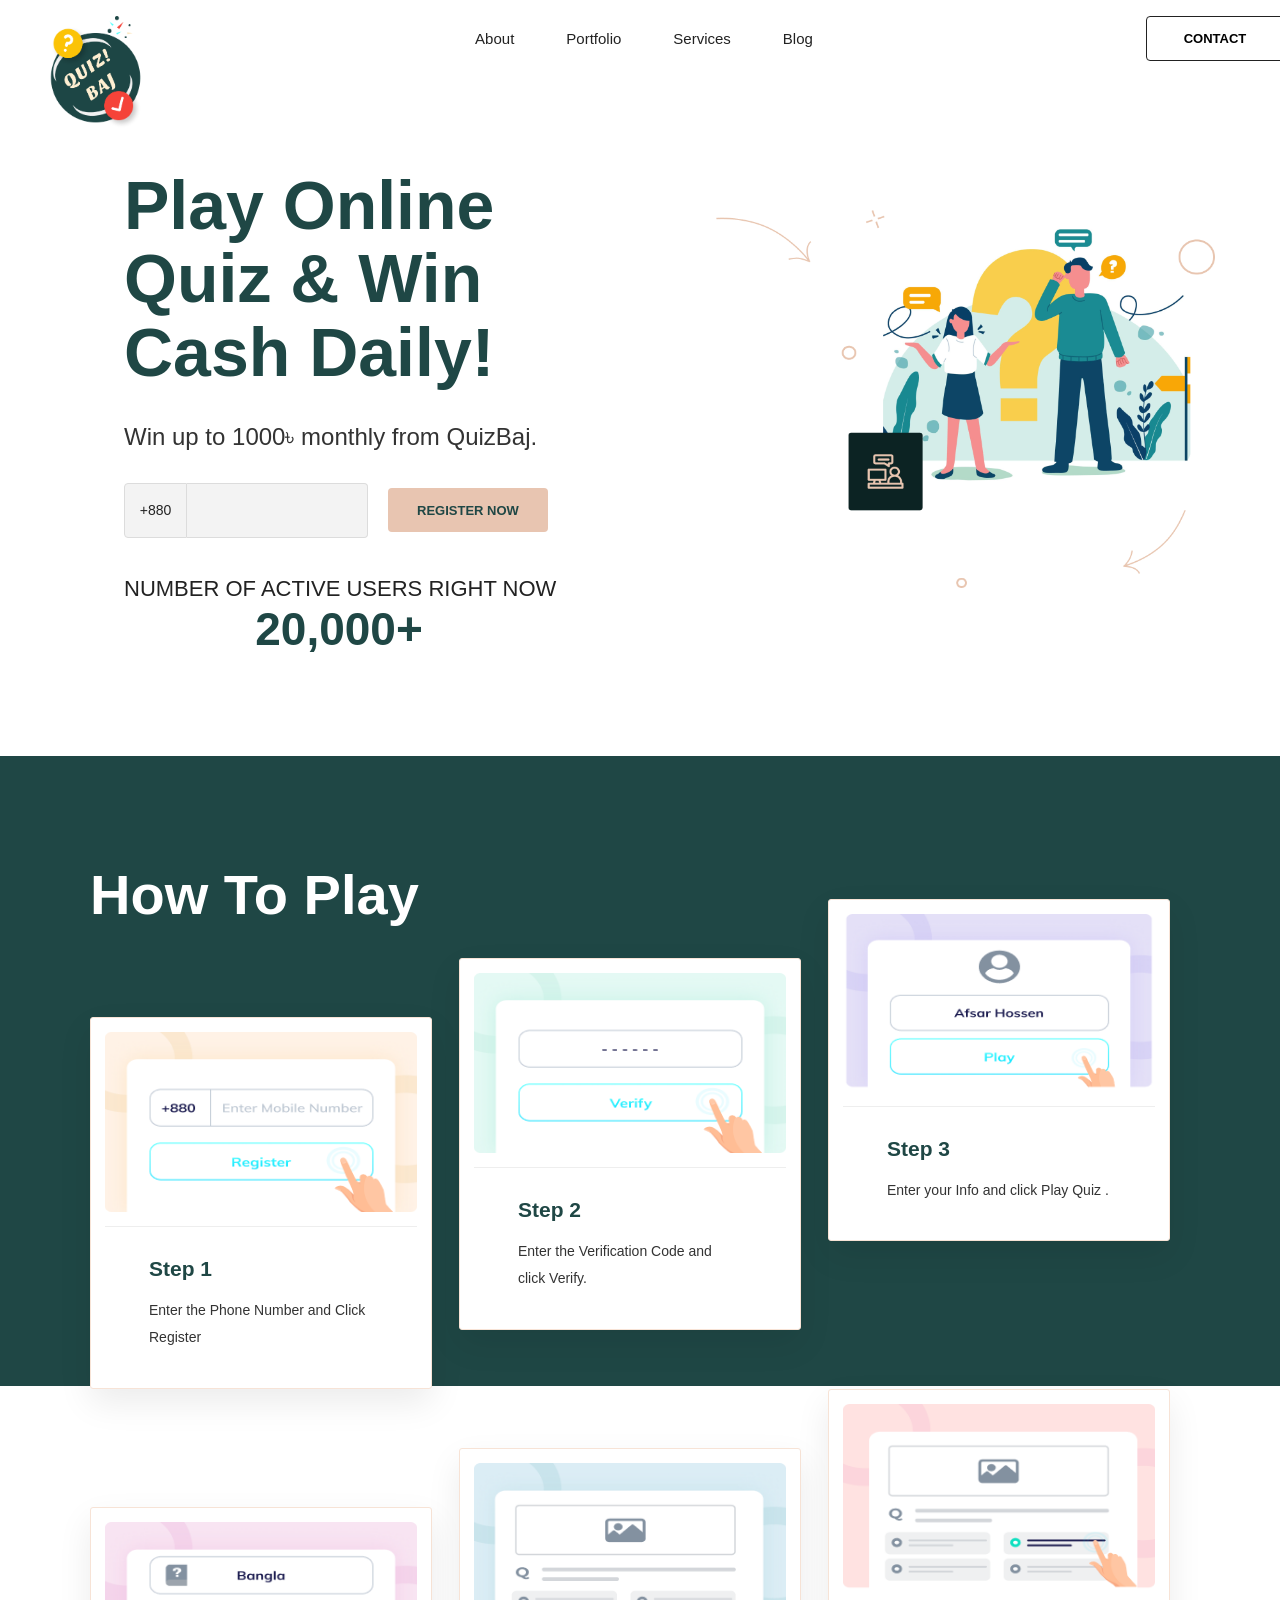
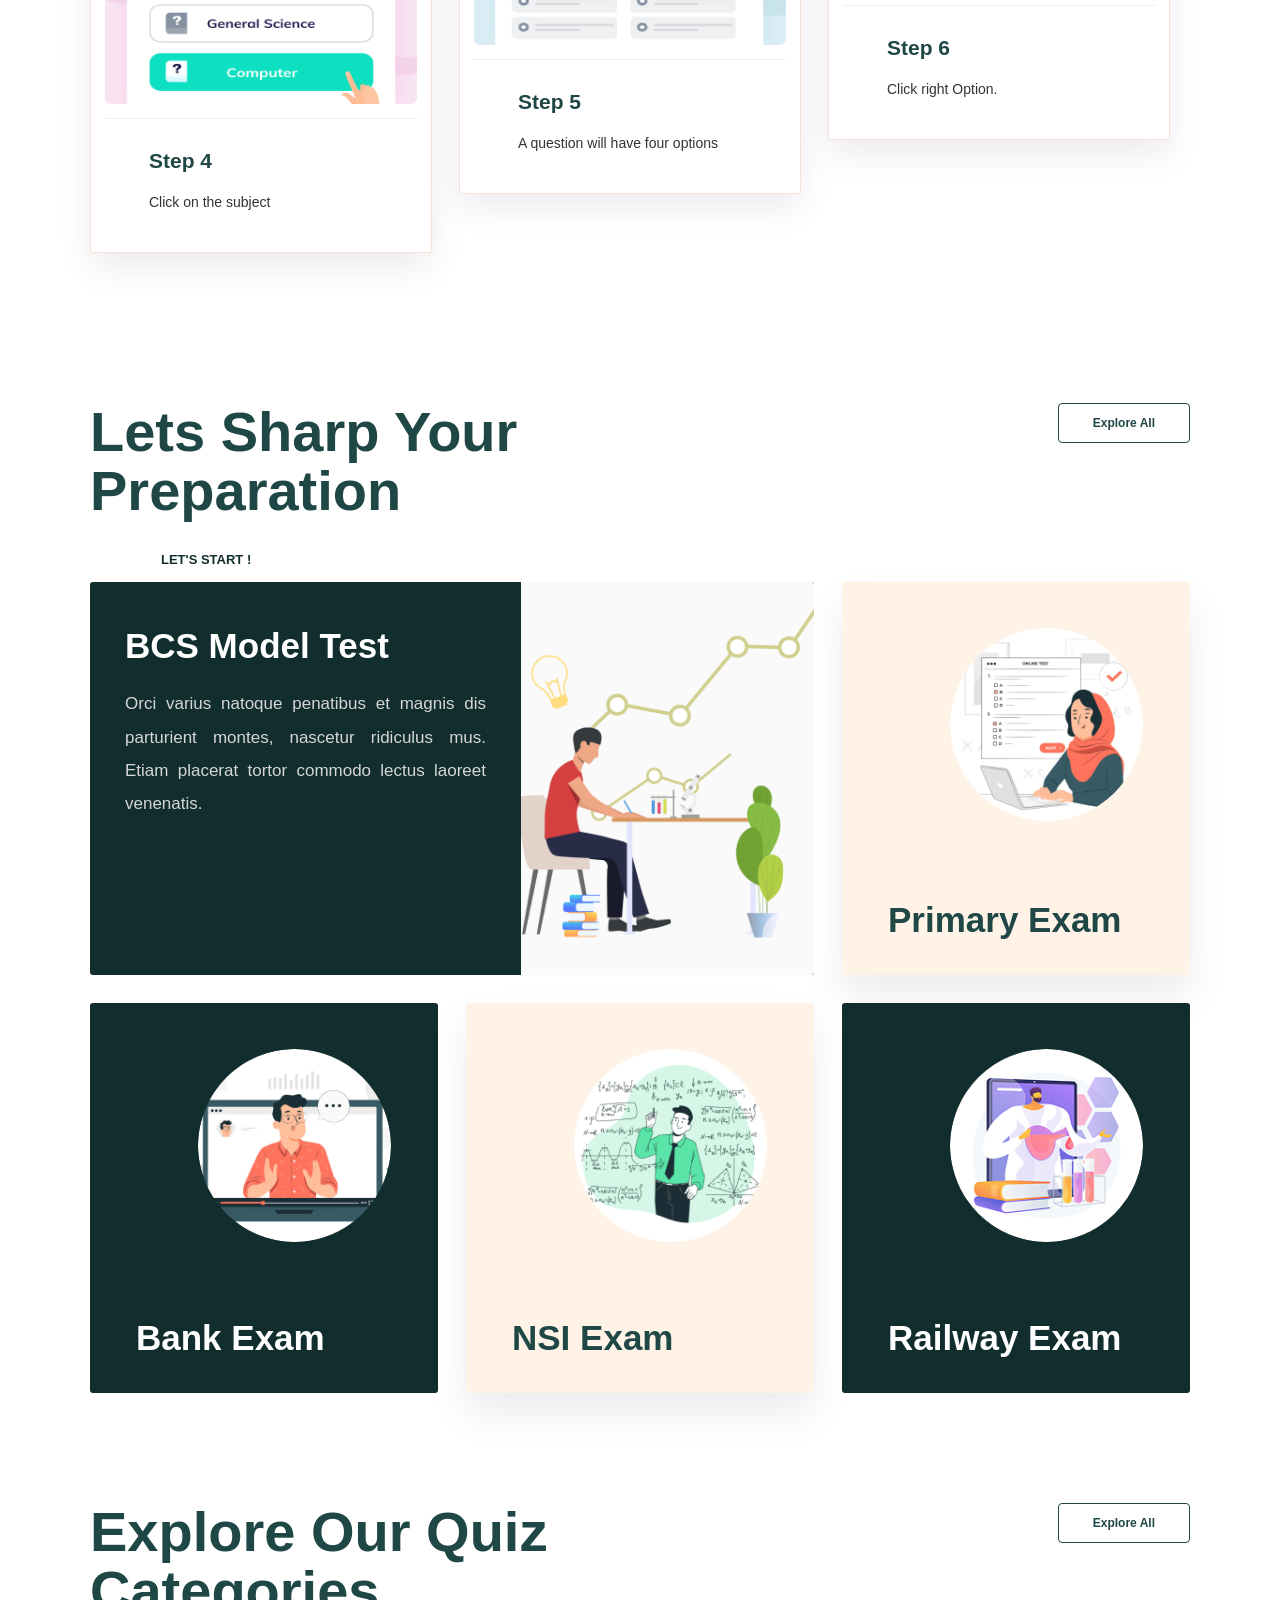
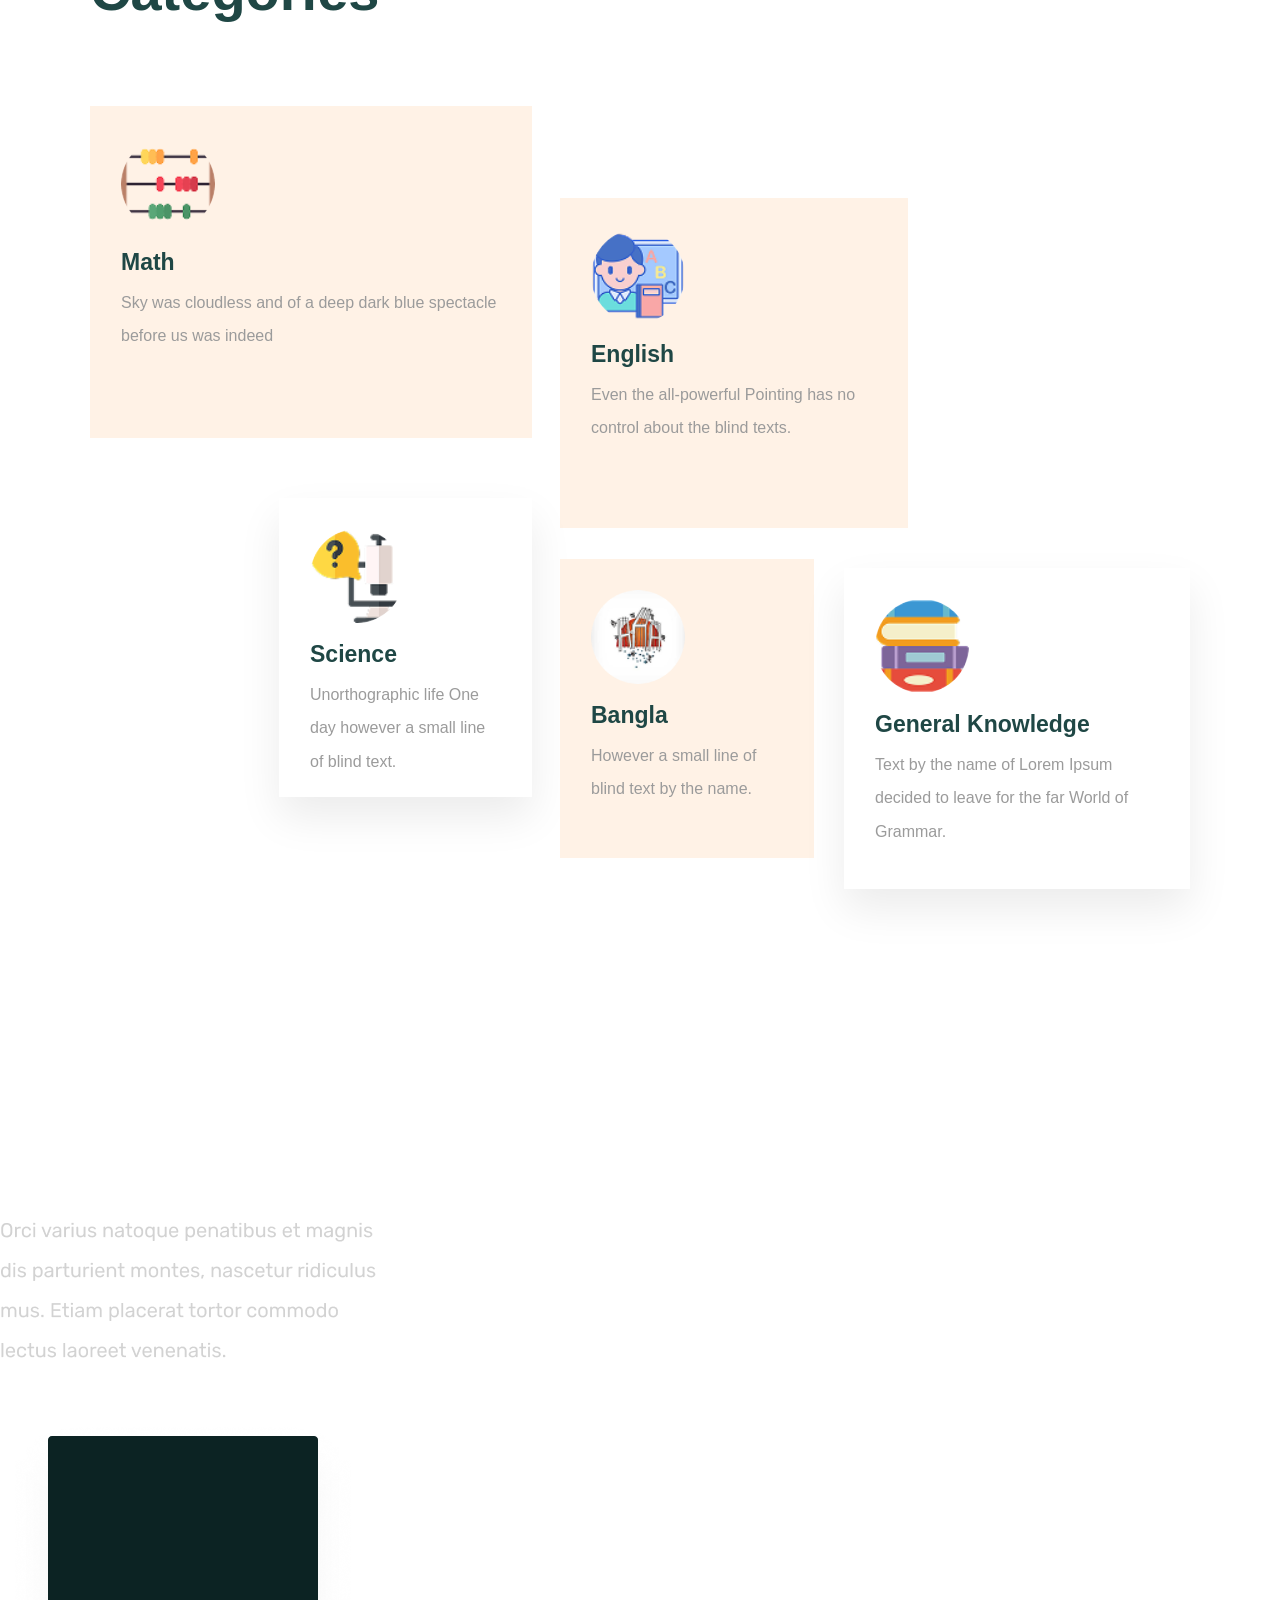
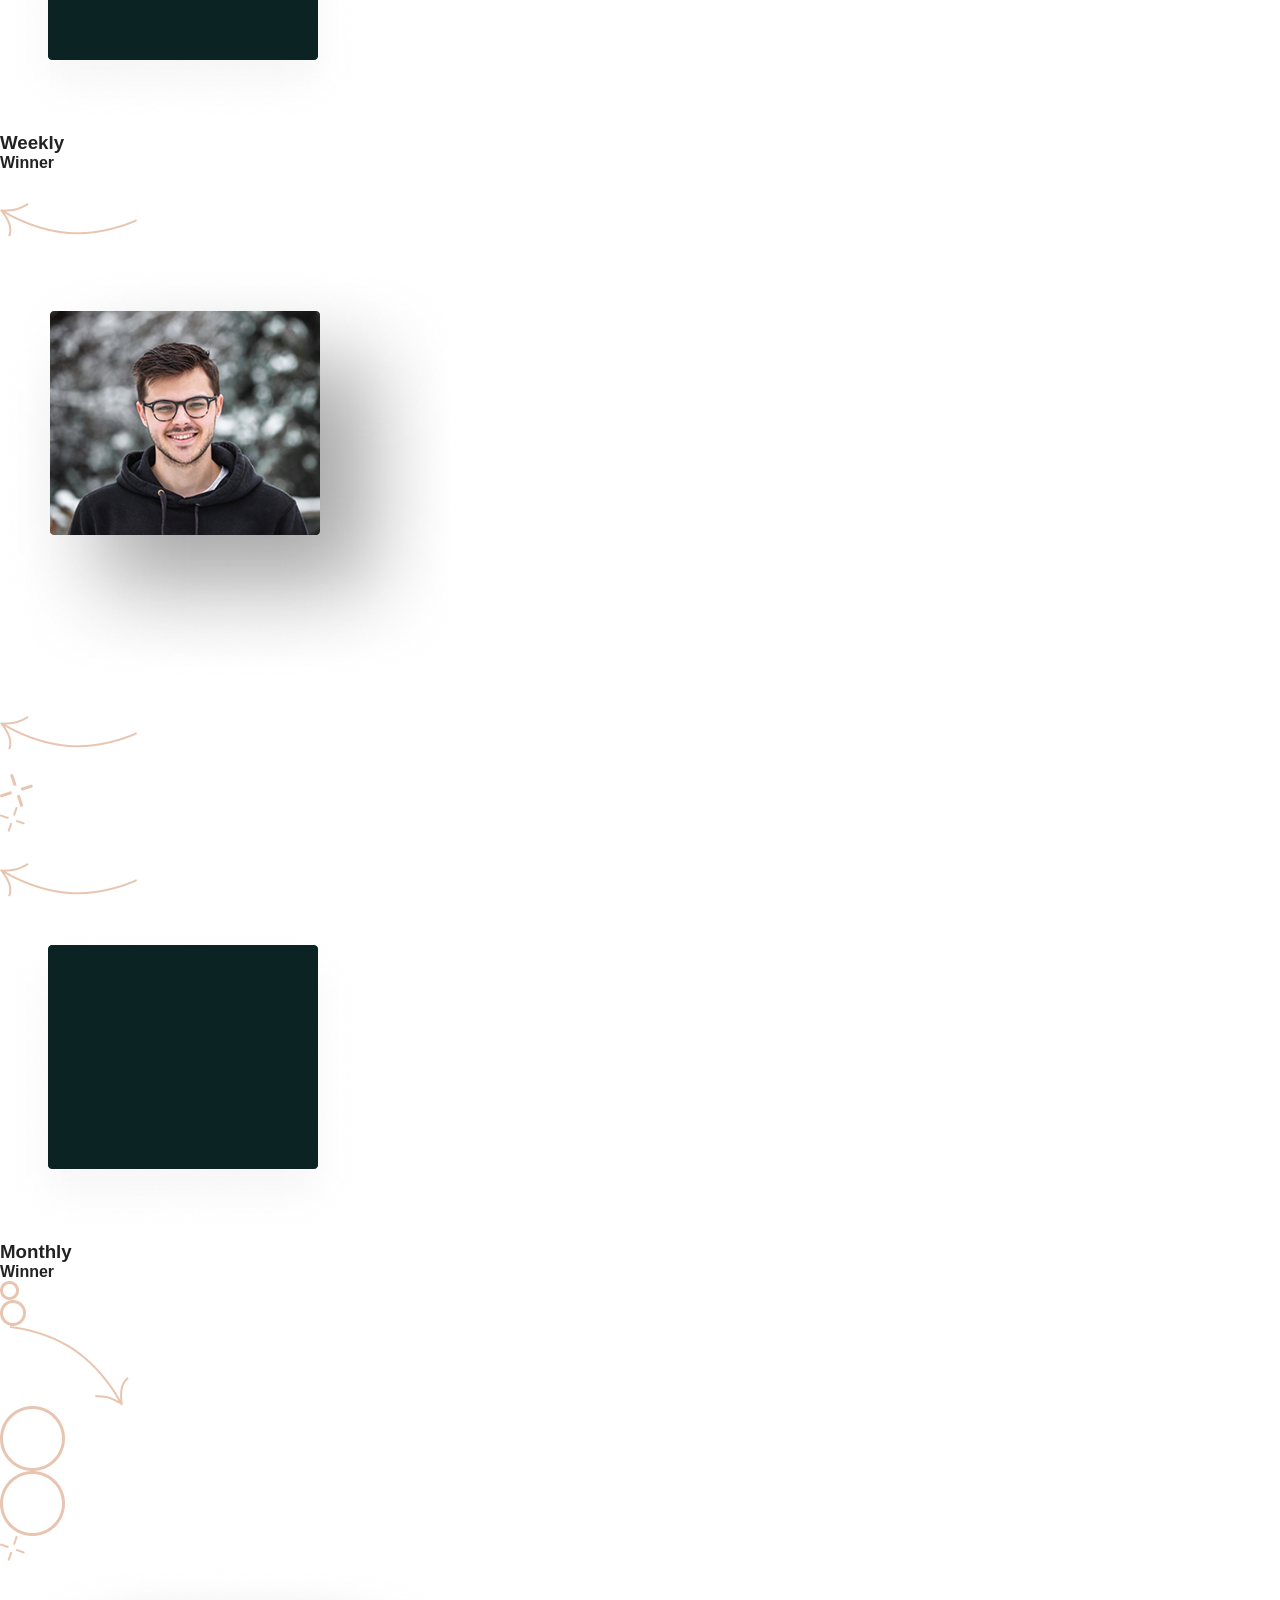
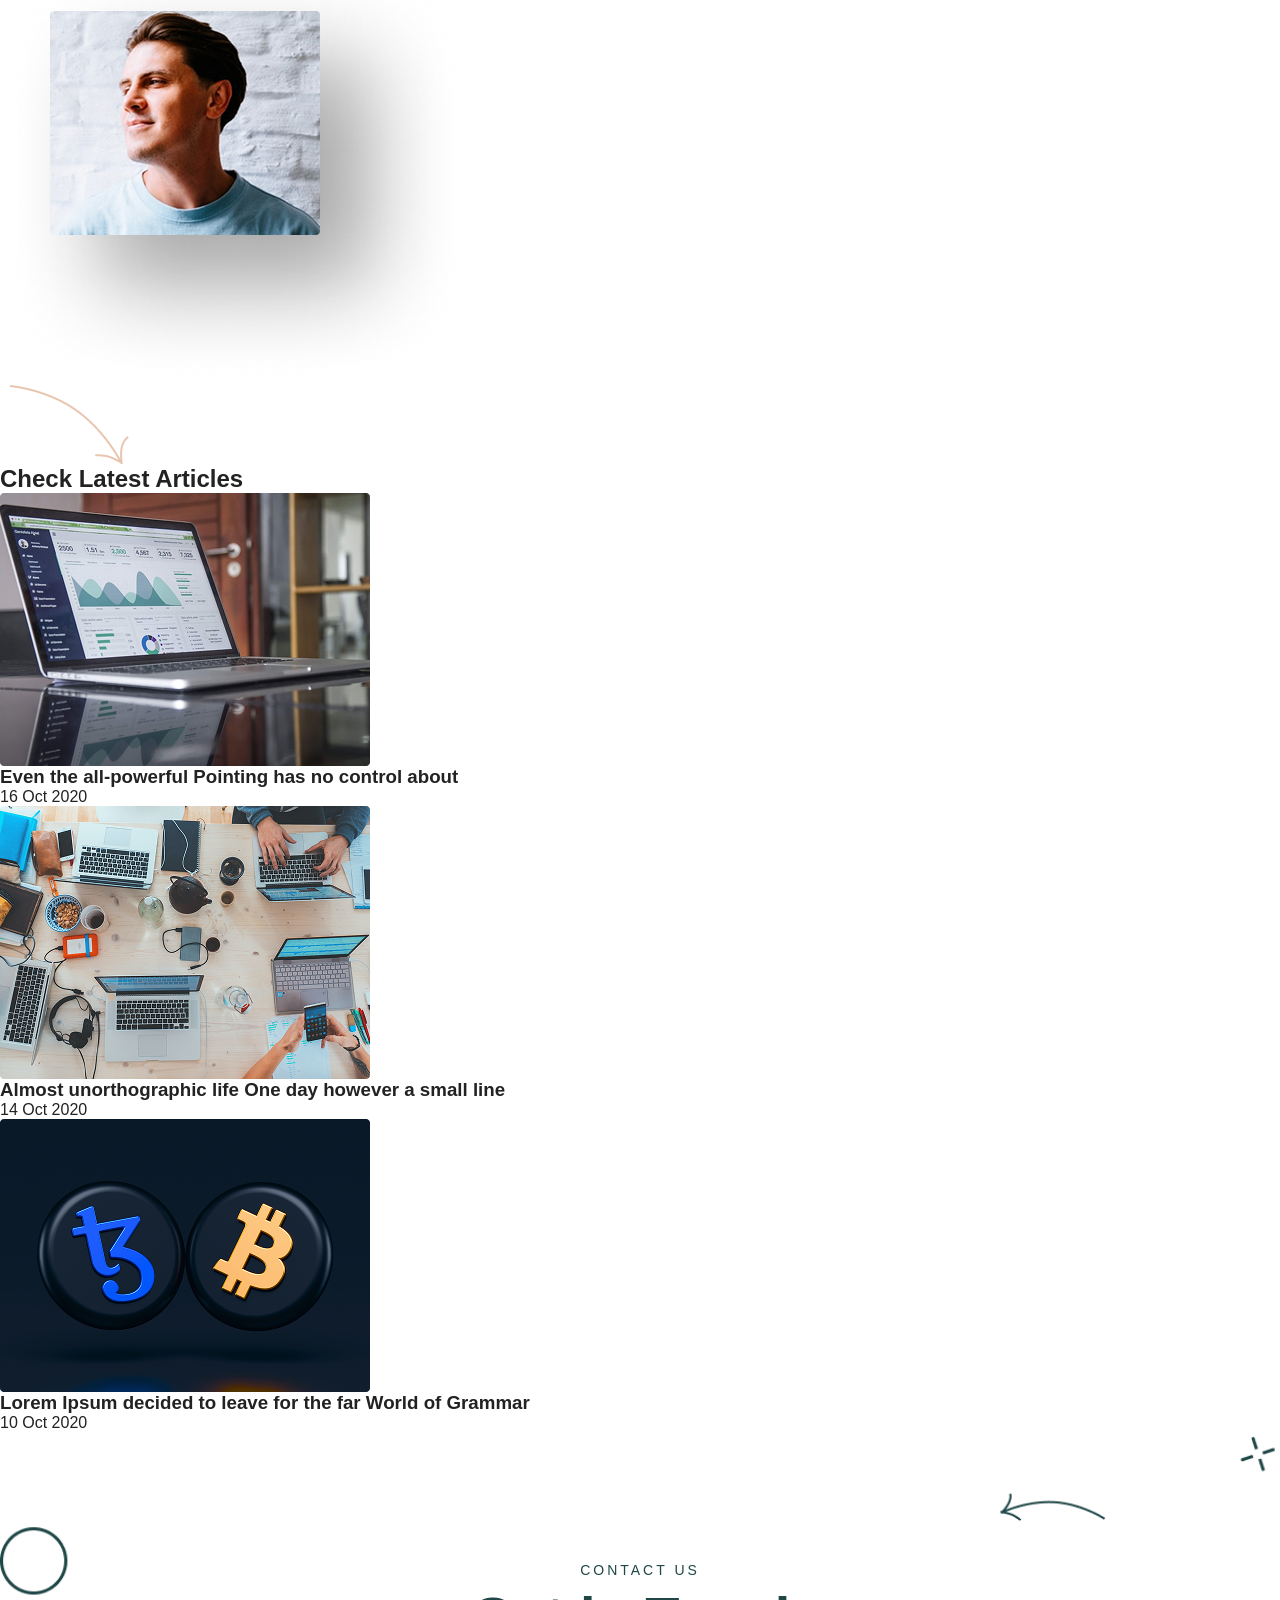
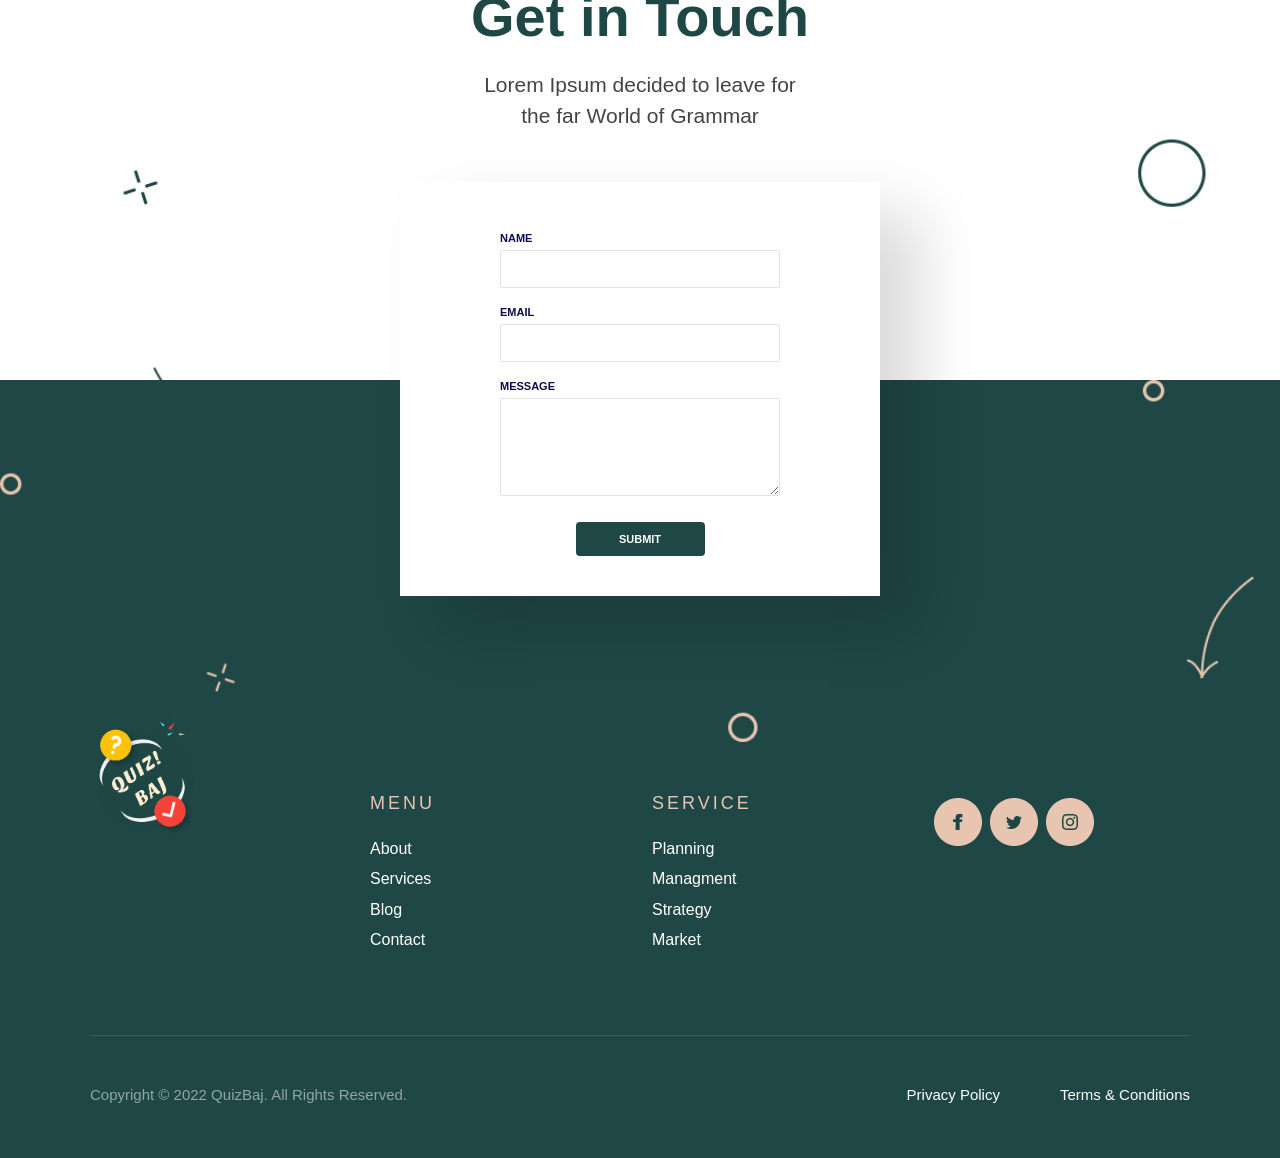
<file: QuizBaj/index.html>
<!DOCTYPE html>
<html lang="en">
<head>
    <meta charset="UTF-8">
    <meta name="viewport" content="width=device-width, initial-scale=1.0">
    <title>QuizBaj</title>
    <link rel="stylesheet" href="style.css">
</head>
<body>

    <header class="site-header">
        <img class="logo" src="images/quizbajlogo.png" alt="quizbajlogo">
        <ul class="nav-list">
            <li class="nav-item"><a class="nav-link" href="#">About</a></li>
            <li class="nav-item"><a class="nav-link" href="#">Portfolio</a></li>
            <li class="nav-item"><a class="nav-link" href="#">Services</a></li>
            <li class="nav-item"><a class="nav-link" href="#">Blog</a></li>
        </ul>
        <button class="contact-button" >CONTACT</button>
    </header>

    <main>

        <section class="hero">
            <div class="hero-text">
                <h1 class="hero-title">Play Online Quiz &amp; Win Cash Daily!</h1>
                <p class="hero-subtitle">Win up to 1000৳ monthly from QuizBaj.</p>
                <div class="register-box">
                    <span class="phone-code">&#43;880</span>
                    <input class="phone-input" type="text" placeholder="">
                    <button class="register-button">REGISTER NOW</button>
                </div>
                <p class="users-update">Number of active users right now</p>
                <p class="users-count">20,000&#43;</p>
            </div>
            <img class="hero-image" src="images/Group 338.png" alt="Group 338">
        </section>

        <section class="how-to-play">
            <div class="container">
                <h2 class="how-to-play-section-title" >How To Play</h2>
                <div class="steps">
                    <article class="step-card">
                       <img class="step-image" src="images/step1.png" alt="step1">
                       <h3 class="step-title">Step 1</h3>
                       <p class="step-text">Enter the Phone Number and Click Register</p>
                    </article>
                    <article class="step-card">
                        <img class="step-image" src="images/step2.png" alt="step2">
                        <h3 class="step-title">Step 2</h3>
                        <p class="step-text">Enter the Verification Code and click Verify.</p>
                    </article>
                    <article class="step-card">
                        <img class="step-image" src="images/step3.png" alt="step3">
                        <h3 class="step-title">Step 3</h3>
                        <p class="step-text">Enter your Info and click Play Quiz .</p>
                    </article>
                    <article class="step-card">
                        <img class="step-image" src="images/step4.png" alt="step4">
                        <h3 class="step-title">Step 4</h3>
                        <p class="step-text">Click on the subject</p>
                    </article>
                    <article class="step-card">
                        <img class="step-image" src="images/step5.png" alt="step5">
                        <h3 class="step-title">Step 5</h3>
                        <p class="step-text">A question will have four options</p>
                    </article>
                    <article class="step-card">
                        <img class="step-image" src="images/step6.png" alt="step6">
                        <h3 class="step-title">Step 6</h3>
                        <p class="step-text">Click right Option.</p>
                    </article>
                </div>
            </div>
        </section>

        <section class="exams">
            <div class="container exam-grid">
                <header class="section-head">
                    <h2 class="section-title">Lets Sharp Your Preparation</h2>
                    <button class="explore-button">Explore All</button>
                </header>
                <p class="let-s-start">Let's Start !</p>
                <article class="exam-card-feature1">
                    <div class="exam-featured-text">
                        <h3 class="exam-title">BCS Model Test</h3>
                        <p class="exam-text">Orci varius natoque penatibus et magnis dis parturient montes, nascetur ridiculus mus. Etiam placerat tortor commodo lectus laoreet venenatis.</p>
                    </div>
                    <img class="exam-featured-image" src="images/Rectangle 3.png" alt="Rectangle 3">
                </article>
                <article class="exam-card-feature2">
                    <img class="exam-image" src="images/Bitmap.png" alt="bitmap 1">
                    <h3 class="exam-title">Primary Exam</h3>
                </article>
                <article class="exam-card-feature3">
                    <img class="exam-image" src="images/Bitmap(1).png" alt="bitmap 2">
                    <h3 class="exam-title">Bank Exam</h3>
                </article>
                <article class="exam-card-feature4">
                    <img class="exam-image" src="images/Bitmap(2).png" alt="bitmap 3">
                    <h3 class="exam-title">NSI Exam</h3>
                </article>
                <article class="exam-card-feature5">
                    <img class="exam-image" src="images/Bitmap(3).png" alt="bitmap 4">
                    <h3 class="exam-title">Railway Exam</h3>
                </article>
            </div>
        </section>

        <section class="categories-container">
            <header class="section-head">
               <h2 class="section-title">Explore Our Quiz Categories</h2>
               <button class="explore-button" type="button">Explore All</button>
            </header>
            <div class="category-board">
                <article class="category-math">
                    <img class="category-icon" src="images/Oval.png" alt="oval 1">
                    <h3 class="category-title">Math</h3>
                    <p class="category-text">Sky was cloudless and of a deep dark blue spectacle before us was indeed</p>
                </article>
                <article class="category-english">
                    <img class="category-icon" src="images/Oval(1).png" alt="oval 2">
                    <h3 class="category-title">English</h3>
                    <p class="category-text">Even the all-powerful Pointing has no control about the blind texts.</p>
                </article>
                <article class="category-science">
                    <img class="category-icon" src="images/Oval(2).png" alt="oval 3">
                    <h3 class="category-title">Science</h3>
                    <p class="category-text">Unorthographic life One day however a small line of blind text.</p>
                </article>
                <article class="category-bangla">
                    <img class="category-icon" src="images/Oval(3).png" alt="oval 4">
                    <h3 class="category-title">Bangla</h3>
                    <p class="category-text">However a small line of blind text by the name.</p>
                </article>
                <article class="category-gk">
                    <img class="category-icon" src="images/Oval(4).png" alt="oval 5">
                    <h3 class="category-title">General Knowledge</h3>
                    <p class="category-text">Text by the name of Lorem Ipsum decided to leave for the far World of Grammar.</p>
                </article>
            </div>
        </section>

        <section class="winners-container">
            <div class="winner-board">
                <figure class="winner-intro"><img src="images/Group 328.png" alt="Group 328"></figure>
                <img class="deco ring-top" src="images/Group.png" alt="group 1">
                <figure class="winner-weekly-profile">
                    <img src="images/Rectangle(3).png" alt="Rectangle 3">
                    <h3 class="tile-title">Weekly</h3>
                    <h4 class="tile-subtitle">Winner</h4>
                </figure>
                <img class="deco arrow-top" src="images/Group(1).png" alt="arrow 1">
                <figure class="winner-photo weekly-photo"><img src="images/unsplash_3JmfENcL24M.png" alt="figure 1"></figure>
                <img class="deco arrow-left" src="images/Group(2).png" alt="arrow 2">
                <img class="deco-top" src="images/Combined Shape(1).png" alt="design 1">
                <img class="deco-bottom" src="images/Combined Shape.png" alt="design 2">
                <img class="last-deco" src="images/Group(2).png" alt="arrow 2">

                <figure class="winner-monthly-profile">
                    <img src="images/Rectangle(4).png" alt="Rectangle 4">
                    <h3 class="tile-title">Monthly</h3>
                    <h4 class="tile-subtitle">Winner</h4>
                </figure>
                <img class="deco ring-right" src="images/Oval(7).png" alt="design 3">
                <img class="deco ring-big" src="images/Oval(8).png" alt="design 4">
                <img class="deco arrow-bottom" src="images/Group(4).png" alt="arrow 4">
                <img class="other-deco1" src="images/Oval(9).png" alt="design 6">
                <img class="other-deco2" src="images/Oval(10).png" alt="design 7">
                <img class="other-deco3" src="images/Combined Shape(2).png" alt="design 5">
                <figure class="winner-photo-monthly-photo"><img src="images/unsplash_GRyMXAQdtp8.png" alt="figure 2"></figure>
                <img class="deco-slider-arrows" src="images/Group(5).png" alt="group 5">
            </div>

            <h2 class="section-articles-title">Check Latest Articles</h2>
            <div class="articles">
                <article class="article-card">
                    <img class="article-image" src="images/unsplash_hpjSkU2UYSU.png" alt="article 1">
                    <h3 class="article-title">Even the all-powerful Pointing has no control about</h3>
                    <p class="article-date">16 Oct 2020</p>
                </article>
                <article class="article-card">
                    <img class="article-image" src="images/unsplash_SYTO3xs06fU.png" alt="article 1">
                    <h3 class="article-title">Almost unorthographic life One day however a small line</h3>
                    <p class="article-date">14 Oct 2020</p>
                </article>
                <article class="article-card">
                    <img class="article-image" src="images/unsplash_vh3IjuOIwlU.png" alt="article 1">
                    <h3 class="article-title">Lorem Ipsum decided to leave for the far World of Grammar</h3>
                    <p class="article-date">10 Oct 2020</p>
                </article>
            </div>
        </section>

        <section class="contact">
            <p class="contact-title">Contact Us</p>
            <h2 class="section-title" id="contact-title">Get in Touch</h2>
            <p class="contact-text">Lorem Ipsum decided to leave for the far World of Grammar</p>
            <img class="contact-decor" src="images/Group 330.png" alt="Group 330">
            <form class="contact-form" action="">
                <label class="form-label" for="name">Name</label>
                <input class="form-input" type="text" name="name" id="name">
                <label class="form-label" for="email">Email</label>
                <input class="form-input" type="email" name="email" id="email">
                <label class="form-label" for="message">Message</label>
                <textarea class="form-input" name="message" id="message" cols="30" rows="10"></textarea>
                <button class="submit-button">Submit</button>
            </form>
        </section>
    </main>

    <footer class="site-footer">
        <img class="footer-decor" src="images/Group 331.png" alt="Group 331">
        <div class="footer-top">
            <img class="footer-logo" src="images/quizbajlogo.png" alt="quizbajlogo">
            <nav class="footer-column">
                <h4 class="footer-heading">MENU</h4>
                <a class="footer-link" href="">About</a>
                <a class="footer-link" href="">Services</a>
                <a class="footer-link" href="">Blog</a>
                <a class="footer-link" href="">Contact</a>
            </nav>
            <nav class="footer-column">
                <h4 class="footer-heading">SERVICE</h4>
                <a class="footer-link" href="">Planning</a>
                <a class="footer-link" href="">Managment</a>
                <a class="footer-link" href="">Strategy</a>
                <a class="footer-link" href="">Market</a>
            </nav>
            <div class="footer-social">
                <img src="images/social.png" alt="socials">
            </div>
            <div class="footer-bottom">
                <p class="copyright">Copyright © 2022 QuizBaj. All Rights Reserved.</p>
                <div class="footer-legal">
                    <a class="footer-link" href="#">Privacy Policy</a>
                    <a class="footer-link" href="#">Terms &amp; Conditions</a>
                </div>
            </div>
        </div>
    </footer>
</body>
</html>
</file>
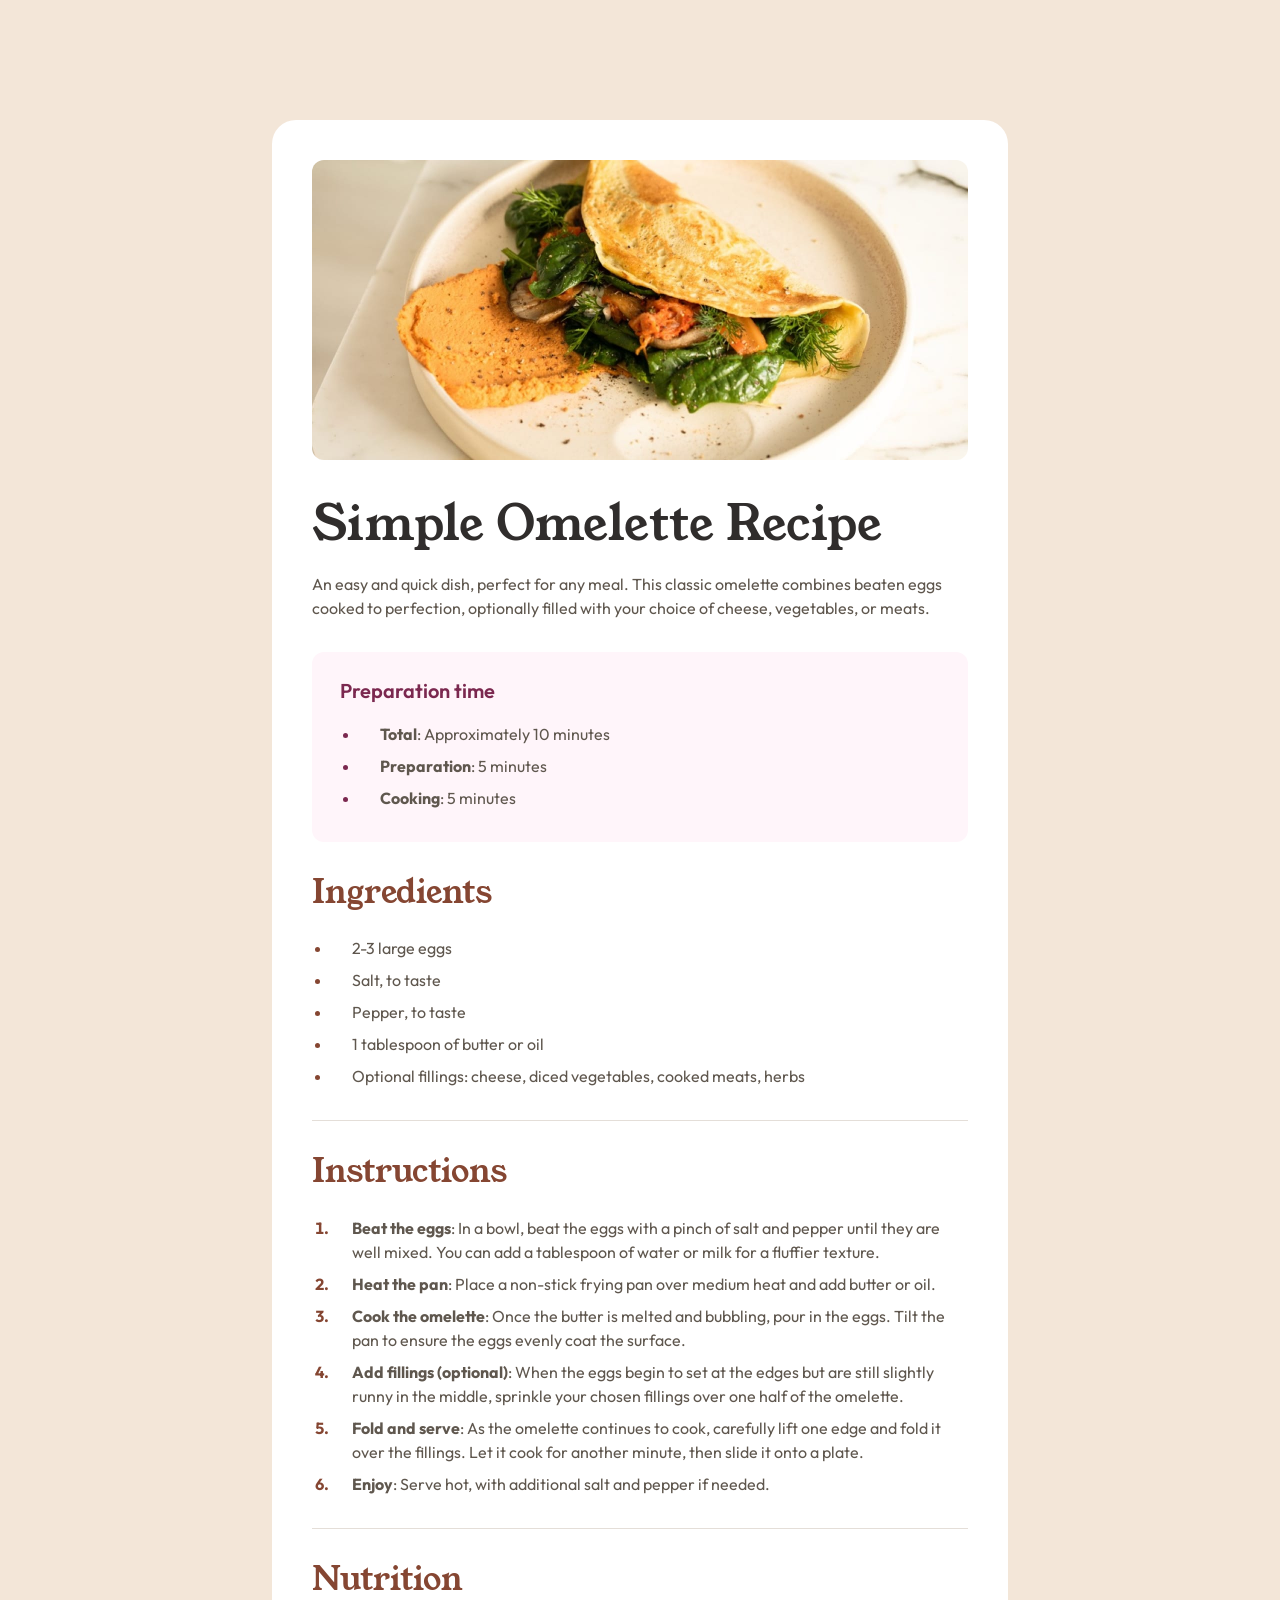
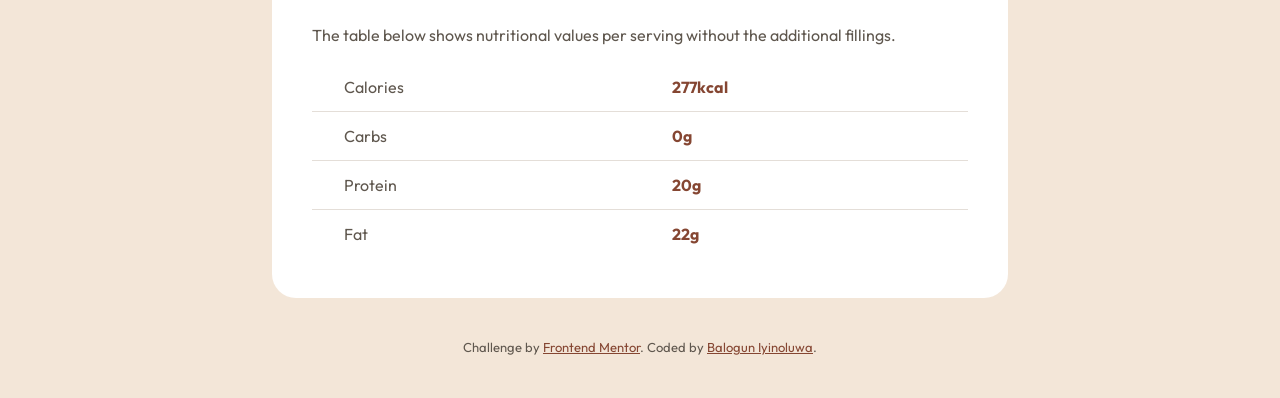
<file: recipe/index.html>
<!DOCTYPE html>
<html lang="en">
<head>
  <meta charset="UTF-8">
  <meta name="viewport" content="width=device-width, initial-scale=1.0"> <!-- displays site properly based on user's device -->
  <link rel="icon" type="image/png" sizes="32x32" href="images/favicon-32x32.png">
  <link rel="stylesheet" href="style.css">
  
  <title>Frontend Mentor | Recipe page</title>
</head>
<body>
  <main class="card">
    <img class="food-image" src="images/image-omelette.jpeg" alt="omelette">
    <h1 class="title">Simple Omelette Recipe</h1>
    <p class="intro">An easy and quick dish, perfect for any meal. This classic omelette combines beaten eggs cooked to perfection, optionally filled with your choice of cheese, vegetables, or meats.</p>

    <div class="prep-box">
      <h2 class="prep-title">Preparation time</h2>
      <ul class="prep-list">
        <li><strong>Total</strong>: Approximately 10 minutes</li>
        <li><strong>Preparation</strong>: 5 minutes</li>
        <li><strong>Cooking</strong>: 5 minutes</li>
      </ul>
    </div>

    <div class="section">
      <h2 class="heading">Ingredients</h2>
      <ul class="list">
        <li>2-3 large eggs</li>
        <li>Salt, to taste</li>
        <li>Pepper, to taste</li>
        <li>1 tablespoon of butter or oil</li>
        <li>Optional fillings: cheese, diced vegetables, cooked meats, herbs</li>
      </ul>
    </div>

    <hr class="line">

    <div class="section">
      <h2 class="heading">Instructions</h2>
      <ol class="list">
        <li><strong>Beat the eggs</strong>: In a bowl, beat the eggs with a pinch of salt and pepper until they are well mixed. You can add a tablespoon of water or milk for a fluffier texture.</li>
        <li><strong>Heat the pan</strong>: Place a non-stick frying pan over medium heat and add butter or oil.</li>
        <li><strong>Cook the omelette</strong>: Once the butter is melted and bubbling, pour in the eggs. Tilt the pan to ensure the eggs evenly coat the surface.</li>
        <li><strong>Add fillings (optional)</strong>: When the eggs begin to set at the edges but are still slightly runny in the middle, sprinkle your chosen fillings over one half of the omelette.</li>
        <li><strong>Fold and serve</strong>: As the omelette continues to cook, carefully lift one edge and fold it over the fillings. Let it cook for another minute, then slide it onto a plate.</li>
        <li><strong>Enjoy</strong>: Serve hot, with additional salt and pepper if needed.</li>
      </ol>
    </div>

    <hr class="line">

    <div class="section">
      <h2 class="heading">Nutrition</h2>
      <p class="nutrition-text">The table below shows nutritional values per serving without the additional fillings.</p>
      <table class="table">
        <tr>
          <td>Calories</td>
          <td><strong>277kcal</strong></td>
        </tr>
        <tr>
          <td>Carbs</td>
          <td><strong>0g</strong></td>
        </tr>
        <tr>
          <td>Protein</td>
          <td><strong>20g</strong></td>
        </tr>
        <tr>
          <td>Fat</td>
          <td><strong>22g</strong></td>
        </tr>
      </table>
    </div>
  </main>

  <footer class="attribution">
    Challenge by <a href="https://www.frontendmentor.io?ref=challenge">Frontend Mentor</a>.
    Coded by <a href="#">Balogun Iyinoluwa</a>.
  </footer>
</body>
</html>
</file>
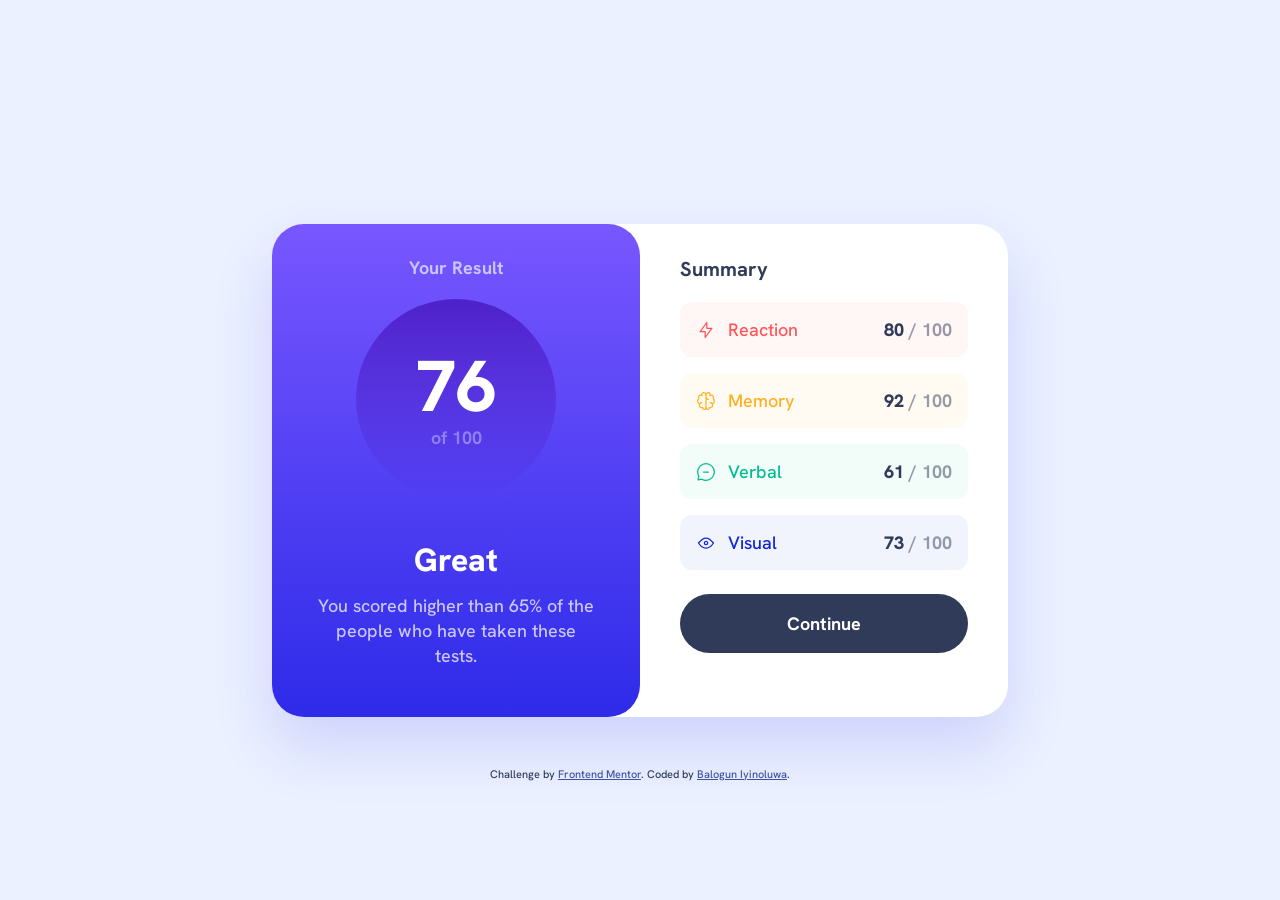
<file: ResultSummary/index.html>
<!DOCTYPE html>
<html lang="en">
<head>
    <meta charset="UTF-8">
    <meta name="viewport" content="width=device-width, initial-scale=1.0">
    <link rel="icon" type="image/png" sizes="32x32" href="images/favicon-32x32.png">
    <link rel="stylesheet" href="style.css">
    <title>Frontend Mentor | Results summary component</title>
</head>
<body>
      <main class="container">

    <section class="result">
      <h2 class="result-title">Your Result</h2>

      <div class="score-circle">
        <p class="score-number">76</p>
        <p class="score-total">of 100</p>
      </div>

      <h3 class="result-heading">Great</h3>
      <p class="result-text">You scored higher than 65% of the people who have taken these tests.</p>
    </section>

    <section class="summary">
      <h2 class="summary-title">Summary</h2>

      <ul class="summary-list">
        <li class="item reaction">
          <div class="left-item">
            <img class="icon" src="images/icon-reaction.svg" alt="" width="20" height="20">
            <span class="item-name">Reaction</span>
          </div>
          <p class="item-score"><span class="bold-score">80</span> / 100</p>
        </li>

        <li class="item memory">
          <div class="left-item">
            <img class="icon" src="images/icon-memory.svg" alt="" width="20" height="20">
            <span class="item-name">Memory</span>
          </div>
          <p class="item-score"><span class="bold-score">92</span> / 100</p>
        </li>

        <li class="item verbal">
          <div class="left-item">
            <img class="icon" src="images/icon-verbal.svg" alt="" width="20" height="20">
            <span class="item-name">Verbal</span>
          </div>
          <p class="item-score"><span class="bold-score">61</span> / 100</p>
        </li>

        <li class="item visual">
          <div class="left-item">
            <img class="icon" src="images/icon-visual.svg" alt="" width="20" height="20">
            <span class="item-name">Visual</span>
          </div>
          <p class="item-score"><span class="bold-score">73</span> / 100</p>
        </li>
      </ul>

      <button class="button" type="button">Continue</button>
    </section>

  </main>
  <footer class="attribution">
    Challenge by <a href="https://www.frontendmentor.io?ref=challenge">Frontend Mentor</a>. 
    Coded by <a href="#">Balogun Iyinoluwa</a>.
  </footer>

</body>
</html>
</file>
<file: QuizBaj/style.css>
* {
    box-sizing: border-box;
}

body {
    margin: 0;
    font-family: "Lato", Arial, sans-serif;
    color: #222222;
    background: #ffffff;
}

img {
    display: block;
}


a {
    color: inherit;
    text-decoration: none;
}

h1,
h2,
h3,
h4,
p,
figure {
    margin: 0;
}

button,
input,
textarea {
    font: inherit;
}


.container {
    width: 1100px;
    margin: 0 auto;
}


.section-title {
    font-size: 56px;
    font-weight: 900;
    line-height: 1.05;
    color: #1f4745;
}


.section-head {
    display: flex;
    justify-content: space-between;
    align-items: flex-start;
}

.section-head .section-title {
    max-width: 480px;
}


.explore-button {
    padding: 12px 34px;
    border: 1px solid #1f4745;
    border-radius: 4px;
    background: #ffffff;
    color: #1f4745;
    font-size: 12px;
    font-weight: 700;
    
}


.site-header {
    display: flex;
    justify-content: space-between;
    align-items: flex-start;
    width: 1300px;
    margin: 0 auto;
    padding: 16px 16px 0 44px;
}

.logo {
    width: 98px;
}

.nav-list {
    display: flex;
    gap: 52px;
    margin: 0;
    padding: 14px 0 0;
    list-style: none;
    font-size: 15px;
}

.contact-button {
    width: 138px;
    padding: 14px 0;
    border: 1px solid #222222;
    border-radius: 4px;
    background: #ffffff;
    font-size: 13px;
    font-weight: 700;
    cursor: pointer;
}

.hero {
    display: flex;
    justify-content: space-between;
    align-items: flex-start;
    width: 1300px;
    margin: 0 auto;
    padding: 40px 85px 100px 124px;
}

.hero-title {
    width: 400px;
    font-size: 68px;
    font-weight: 900;
    line-height: 1.08;
    color: #1f4745;
}

.hero-subtitle {
    margin-top: 34px;
    font-size: 24px;
    font-weight: 300;
    color: #333;
}


.register-box {
    display: flex;
    align-items: center;
    margin-top: 32px;
}

.phone-code {
    display: flex;
    justify-content: center;
    align-items: center;
    width: 63px;
    height: 55px;
    border: 1px solid #dcdcdc;
    border-radius: 4px 0 0 4px;
    background: #f3f3f3;
    font-size: 14px;
}

.phone-input {
    width: 181px;
    height: 55px;
    padding: 0 10px;
    border: 1px solid #dcdcdc;
    border-left: 0;
    border-radius: 0 4px 4px 0;
    background: #f3f3f3;
}

.register-button {
    height: 44px;
    margin-left: 20px;
    padding: 0 29px;
    border: 0;
    border-radius: 4px;
    background: #e8c5b1;
    color: #1f4745;
    font-size: 13px;
    font-weight: 700;
    cursor: pointer;
}

.users-update {
    margin-top: 38px;
    font-size: 22px;
    text-transform: uppercase;
}

.users-count {
    width: 430px;
    font-size: 46px;
    font-weight: 700;
    text-align: center;
    color: #1f4745;
}

.hero-image {
    width: 500px;
    margin-top: 30px;
}


.how-to-play {
    padding: 110px 0 90px;
    background: linear-gradient(#1f4745 0 630px, #ffffff 630px);
}

.how-to-play-section-title {
    font-size: 56px;
    font-weight: 900;
    line-height: 1.05;
    color: #ffffff;
}

.steps {
    display: grid;
    grid-template-columns: 342px 342px 342px; 
    column-gap: 27px;
    align-items: start;
    width: 1080px;
    margin-top: -26px;
}

.step-card {
    padding: 14px 14px 36px;
    border: 1px solid #f7e3d6;
    border-radius: 3px;
    background: #ffffff;
    box-shadow: 0 14px 34px rgba(0, 0, 0, 0.08);
}

.step-card:nth-child(1),
.step-card:nth-child(4) {
    margin-top: 118px;
}

.step-card:nth-child(2),
.step-card:nth-child(5) {
    margin-top: 59px;
}

.step-image {
    width: 100%;
    padding-bottom: 14px;
    border-bottom: 1px solid #eee;
}

.step-title {
    margin: 30px 0 16px 44px;
    font-size: 21px;
    color: #1f4745;
}

.step-text {
    margin: 0 44px;
    font-size: 14px;
    line-height: 1.95;
    color: #333;
}


.exams {
    padding: 60px 0 90px;
}

.exam-grid {
    display: grid;
    grid-template-columns: 348px 348px 348px;
    gap: 28px;
}

.exam-grid .section-head {
    grid-column: 1 / 4;
}


.let-s-start {
    grid-column: 1 / 4;
    margin: 5px 0 -12px 71px;
    font-size: 13px;
    font-weight: 900;
    text-transform: uppercase;
    line-height: 1;
    color: #112d2d;
}

.exam-card-feature1,
.exam-card-feature2,
.exam-card-feature3,
.exam-card-feature4,
.exam-card-feature5 {
    display: flex;
    flex-direction: column;
    min-height: 390px;
    border-radius: 3px;
    overflow: hidden;
}

.exam-card-feature1,
.exam-card-feature3,
.exam-card-feature5 {
    background: #112d2d;
    color: #ffffff;
}

.exam-card-feature2,
.exam-card-feature4 {
    background: #fff2e6;
    color: #1f4745;
    box-shadow: 0 20px 40px rgba(0, 0, 0, 0.08);
}


.exam-card-feature1 {
    grid-column: 1 / 3;
    flex-direction: row;
}

.exam-featured-text {
    width: 431px;
    padding: 46px 35px;
}

.exam-featured-image {
    width: 293px;
    height: 100%;
    object-fit: cover;
}

.exam-text {
    font-family: "Rubik", Arial, sans-serif;
    font-weight: 300;
    font-size: 17px;
    line-height: 1.95;
    text-align: justify;
    color: #d6d6d6;
}


.exam-image {
    width: 193px;
    height: 193px;
    margin: 46px 0 0 108px;
    border-radius: 50%;
}

.exam-title {
    margin-top: auto;
    padding: 0 0 38px 46px;
    font-size: 35px;
    line-height: 1;
}


.exam-featured-text .exam-title {
    margin: 0 0 24px;
    padding: 0;
}


.categories-container {
    width: 1100px;
    margin: 0 auto;
    padding: 20px 0 120px;
}


.category-board {
    position: relative;
    width: 1100px;
    height: 783px;
    margin-top: 85px;
}

.category-math,
.category-english,
.category-science,
.category-bangla,
.category-gk {
    position: absolute;
    padding: 31px;
}

.category-math {
    left: 0;
    top: 0;
    width: 442px;
    height: 332px;
    background: #fff2e6;
}

.category-english {
    left: 470px;
    top: 92px;
    width: 348px;
    height: 330px;
    background: #fff2e6;
}

.category-science {
    left: 189px;
    top: 392px;
    width: 253px;
    height: 299px;
    background: #ffffff;
    box-shadow: 0 20px 40px rgba(0, 0, 0, 0.08);
}

.category-bangla {
    left: 470px;
    top: 453px;
    width: 254px;
    height: 299px;
    background: #fff2e6;
}

.category-gk {
    left: 754px;
    top: 462px;
    width: 346px;
    height: 321px;
    background: #ffffff;
    box-shadow: 0 20px 40px rgba(0, 0, 0, 0.08);
}

.category-icon {
    width: 94px;
    height: 94px;
    border-radius: 50%;
}

.category-title {
    margin: 18px 0 10px;
    font-size: 23px;
    color: #1f4745;
}

.category-text {
    font-size: 16px;
    line-height: 2.1;
    color: #9b9b9b;
}


.contact {
    position: relative;
    display: flex;
    flex-direction: column;
    align-items: center;
    padding-top: 130px;
    text-align: center;
}

.contact-decor {
    position: absolute;
    top: 0;
    left: 0;
    z-index: -1;
    width: 100%;
}

.contact-title {
    font-size: 14px;
    letter-spacing: 3px;
    text-transform: uppercase;
    color: #1f4745;
}

.contact .section-title {
    margin-top: 10px;
}

.contact-text {
    width: 340px;
    margin-top: 22px;
    font-size: 21px;
    line-height: 1.5;
    color: #444;
}

.contact-form {
    position: relative;
    z-index: 2;
    display: flex;
    flex-direction: column;
    width: 480px;
    margin: 50px 0 -216px;
    padding: 50px 100px 40px;
    background: #ffffff;
    text-align: left;
    box-shadow: 40px 30px 60px rgba(0, 0, 0, 0.15);
}

.form-label {
    margin-bottom: 6px;
    font-size: 11px;
    font-weight: 700;
    text-transform: uppercase;
    color: #0c0c4f;
}

.form-input {
    width: 100%;
    height: 38px;
    margin-bottom: 18px;
    padding: 8px;
    border: 1px solid #e3e3e3;
    border-radius: 2px;
}


textarea.form-input {
    height: 98px;
    resize: vertical;
}

.submit-button {
    align-self: center;
    width: 129px;
    margin-top: 8px;
    padding: 11px 0;
    border: 0;
    border-radius: 4px;
    background: #1f4745;
    color: #ffffff;
    font-size: 11px;
    font-weight: 700;
    text-transform: uppercase;
    cursor: pointer;
}


.site-footer {
    position: relative;
    isolation: isolate;
    padding: 336px 0 55px;
    background: #1f4745;
    color: #ffffff;
}

.footer-decor {
    position: absolute;
    top: 0;
    left: 0;
    z-index: -1;
    width: 100%;
}

.footer-top {
    display: grid;
    grid-template-columns: 280px 282px 282px 256px;  
    align-items: start;
    width: 1100px;
    margin: 0 auto;
}

.footer-logo {
    width: 105px;
}

.footer-column {
    display: flex;
    flex-direction: column;
    margin-top: 70px;
    font-size: 16px;
    line-height: 1.9;
}

.footer-heading {
    margin-bottom: 14px;
    font-size: 18px;
    font-weight: 300;
    letter-spacing: 3px;
    color: #e8c5b1;
}

.footer-social {
    margin-top: 82px;
}

.footer-bottom {
    grid-column: 1 / 5; 
    display: flex;
    justify-content: space-between;
    margin-top: 80px;
    padding-top: 50px;
    border-top: 1px solid rgba(255, 255, 255, 0.12);
    font-size: 15px;
}

.copyright {
    color: #8fa7a5;
}

.footer-legal {
    display: flex;
    gap: 60px;
}
</file>
<file: recipe/style.css>
@import url('https://fonts.googleapis.com/css2?family=Young+Serif&display=swap');
@import url('https://fonts.googleapis.com/css2?family=Outfit:wght@100..900&family=Young+Serif&display=swap');

* {
  margin: 0;
  padding: 0;
  box-sizing: border-box;
}

body {
  font-family: 'Outfit', sans-serif;
  font-size: 16px;
  line-height: 1.5;
  color: #5f574e;
  background-color: #f3e6d8;
  padding: 120px 16px 0;
}

img {
  display: block;
  max-width: 100%;
}

.card {
  max-width: 736px;
  margin: 0 auto;
  padding: 40px;
  background-color: white;
  border-radius: 24px;
}

.food-image {
  width: 100%;
  height: 300px;
  object-fit: cover;
  border-radius: 12px;
}

.title {
  font-family: 'Young Serif', serif;
  font-weight: 400;
  font-size: 48px;
  line-height: 1;
  color: #302d2c;
  margin: 40px 0 24px;
}

.intro {
  margin-bottom: 32px;
}

.prep-box {
  background-color: #fff5fa;
  border-radius: 12px;
  padding: 24px 28px;
  margin-bottom: 32px;
}

.prep-title {
  font-weight: 600;
  font-size: 20px;
  color: #7b284f;
  margin-bottom: 16px;
}

.prep-list {
  padding-left: 20px;
}

.prep-list li {
  padding-left: 20px;
  margin-bottom: 8px;
}

.prep-list li::marker {
  color: #7b284f;
}

.heading {
  font-family: 'Young Serif', serif;
  font-weight: 400;
  font-size: 32px;
  line-height: 1.2;
  color: #854632;
  margin-bottom: 24px;
}

.list {
  padding-left: 20px;
}

.list li {
  padding-left: 20px;
  margin-bottom: 8px;
}

.list li::marker {
  color: #854632;
  font-weight: 700;
}

.line {
  border: none;
  border-top: 1px solid #e4ded8;
  margin: 32px 0;
}

.nutrition-text {
  margin-bottom: 16px;
}

.table {
  width: 100%;
  border-collapse: collapse;
}

.table td {
  padding: 12px 32px;
  border-bottom: 1px solid #e4ded8;
}

.table td:first-child {
  width: 50%;
}

.table td strong {
  color: #854632;
}

.table tr:last-child td {
  border-bottom: none;
}

.attribution {
  font-size: 13px;
  text-align: center;
  padding: 40px 16px;
}

.attribution a {
  color: #854632;
}

@media (max-width: 600px) {
  body {
    padding: 0;
    background-color: white;
  }

  .card {
    padding: 0 0 40px; 
    border-radius: 0;
  }

  .food-image {
    width: 100%;       
    height: 170px;
    border-radius: 0;
  }


  .title {
    font-size: 36px;
    margin-top: 32px;
  }

  .table td {
    padding: 12px 8px 12px 32px;
  }

  .table td:first-child {
    width: 45%;
  }

  .attribution {
    background-color: #f3e6d8;
  }
}
</file>
<file: ResultSummary/style.css>
@import url('https://fonts.googleapis.com/css2?family=Hanken+Grotesk:ital,wght@0,100..900;1,100..900&display=swap');


* {
  margin: 0;
  padding: 0;
  box-sizing: border-box;
}

body {
  font-family: "Hanken Grotesk", sans-serif;
  font-size: 18px;
  font-weight: 500;
  background-color: #ebf1ff;
  color: #303b5a;
}


.container {
  background-color: #ffffff;
  max-width: 100%;
}

.result {
  background: linear-gradient(to bottom, #7857ff, #2e2be9);
  color: #ffffff;
  text-align: center;
  padding: 32px 24px 40px 24px;
  border-radius: 0 0 32px 32px;
}

.result-title {
  font-size: 18px;
  font-weight: 700;
  color: #c8c7ff;
  margin-bottom: 20px;
}

.score-circle {
  width: 140px;
  height: 140px;
  border-radius: 50%;
  background: linear-gradient(to bottom, #4e21ca, #2421ca00);
  margin: 0 auto 24px auto;
  display: flex;
  flex-direction: column;
  align-items: center;
  justify-content: center;
}

.score-number {
  font-size: 56px;
  font-weight: 800;
  line-height: 1;
  color: #ffffff;
}

.score-total {
  font-size: 18px;
  font-weight: 700;
  color: #c8c7ff;
  opacity: 0.5;
  margin-top: 4px;
}

.result-heading {
  font-size: 24px;
  font-weight: 800;
  margin-bottom: 12px;
}

.result-text {
  font-size: 18px;
  line-height: 1.4;
  color: #c8c7ff;
  max-width: 280px;
  margin: 0 auto;
}

.summary {
  padding: 24px 32px 32px 32px;
}

.summary-title {
  font-size: 20px;
  font-weight: 700;
  color: #303b5a;
  margin-bottom: 20px;
}

.summary-list {
  list-style: none;
  margin-bottom: 24px;
}

.item {
  display: flex;
  justify-content: space-between;
  align-items: center;
  padding: 16px;
  border-radius: 12px;
  margin-bottom: 16px;
}

.left-item {
  display: flex;
  align-items: center;
  gap: 12px;
}

.item-name {
  font-weight: 500;
}

.item-score {
  font-weight: 700;
  color: #303b5a;
  opacity: 0.5;
}

.bold-score {
  color: #303b5a;
  font-weight: 800;
}

.reaction {
  background-color: hsla(0, 100%, 67%, 0.05);
  color: #ff5757;
}

.memory {
  background-color: hsla(39, 100%, 56%, 0.05);
  color: #ffb01f;
}

.verbal {
  background-color: #00bd910d;
  color: #00bd91;
}

.visual {
  background-color: #1125d40d;
  color: #1125d4;
}

.item-score {
  opacity: 1;
  color: #303b5a80;
}

.button {
  width: 100%;
  padding: 18px;
  border: none;
  border-radius: 100px;
  background-color: #303b5a;
  color: #ffffff;
  font-family: "Hanken Grotesk", sans-serif;
  font-size: 18px;
  font-weight: 700;
  cursor: pointer;
}

.button:hover,
.button:focus {
  background: linear-gradient(to bottom, #7857ff, #2e2be9);
  box-shadow: 0 16px 24px #2e2be940;
}

.button:focus-visible {
  outline: 3px solid #1125d4;
  outline-offset: 3px;
}

@media (min-width: 700px) {
  body {
    display: flex;
    flex-direction: column;
    align-items: center;
    padding: 24px;
  }

  .container {
    display: flex;
    width: 736px;
    border-radius: 32px;
    box-shadow: 0 30px 60px #2e2be926;
    margin-top: 200px;
  }

  .result {
    width: 50%;
    border-radius: 32px;
    padding: 32px 24px 48px 24px;
    display: flex;
    flex-direction: column;
    align-items: center;
  }

  .score-circle {
    width: 200px;
    height: 200px;
    margin-bottom: 40px;
  }

  .score-number {
    font-size: 72px;
  }

  .result-heading {
    font-size: 32px;
  }

  .summary {
    width: 50%;
    padding: 32px 40px 40px 40px;
  }
}


.attribution {
    font-size: 0.6875rem;
    text-align: center;
    margin-top: 50px;
}
.attribution a {
     color: #3e52a3; 
}
</file>
